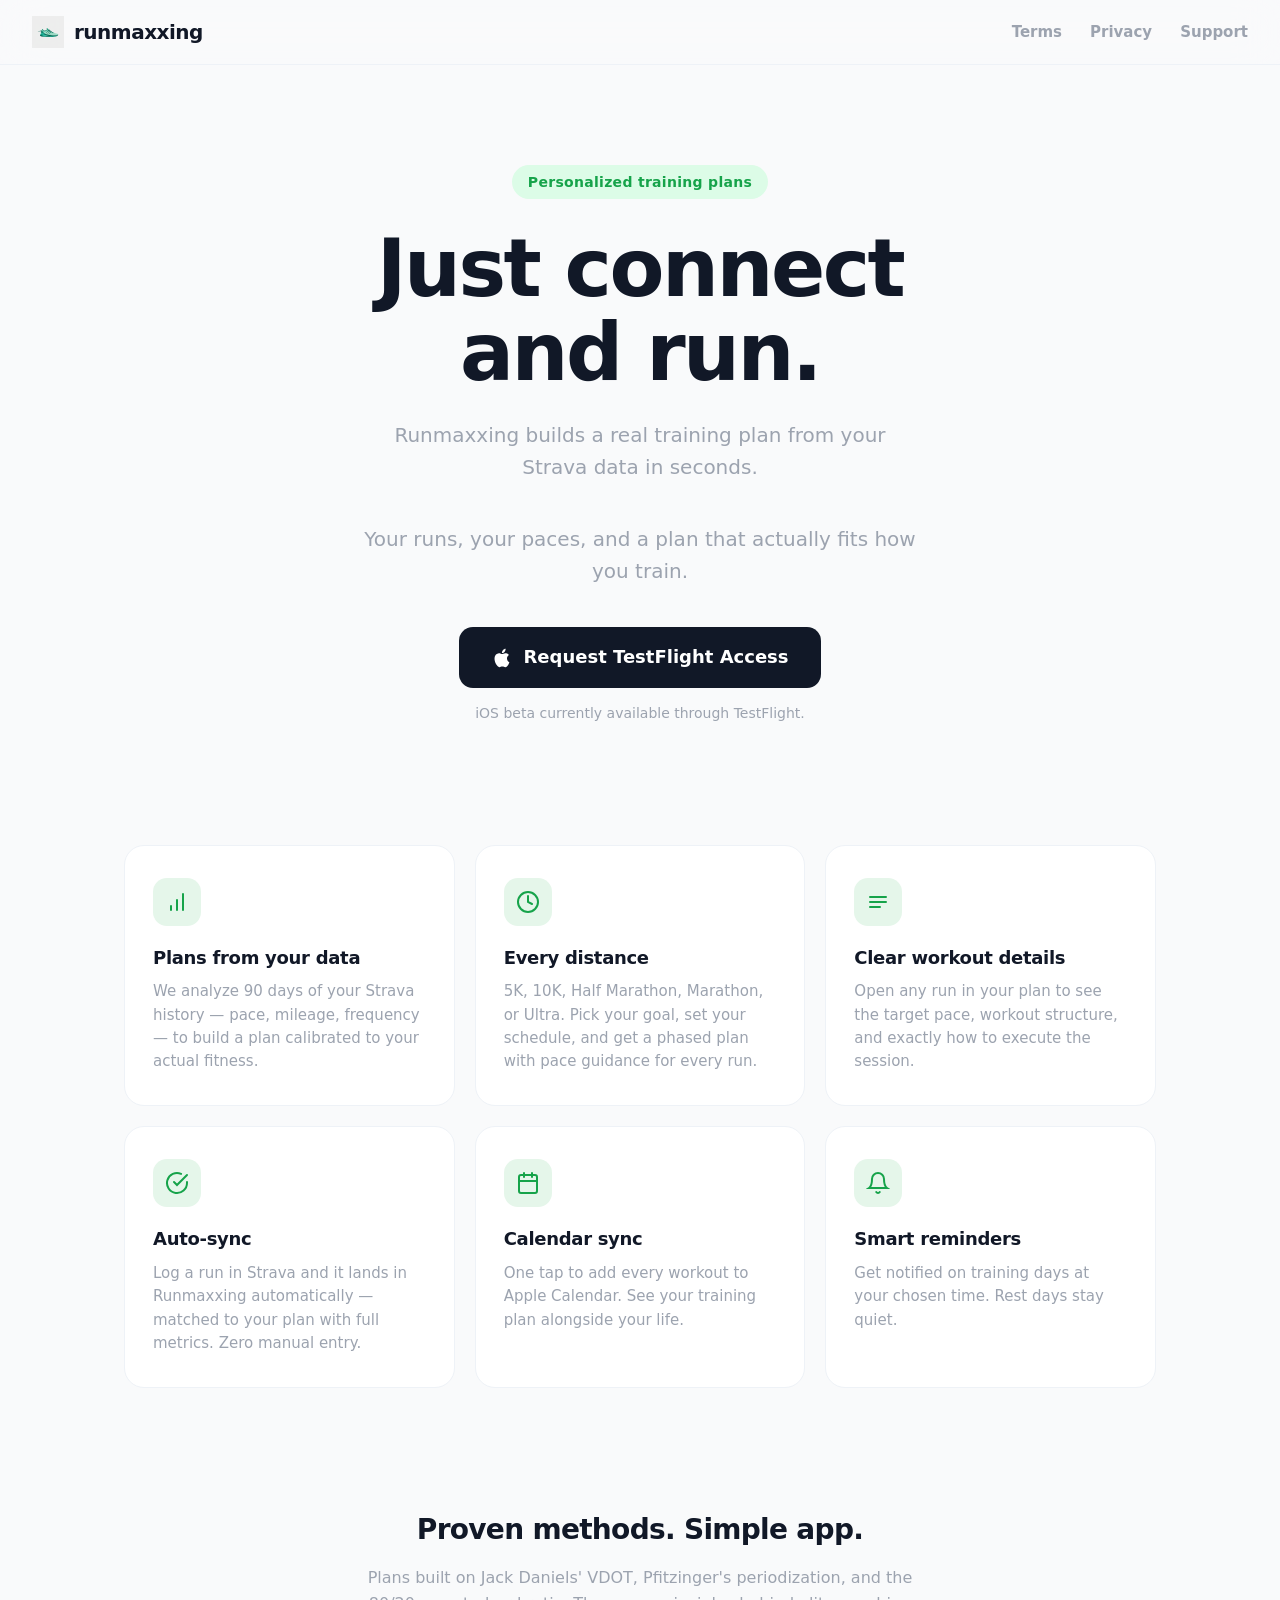
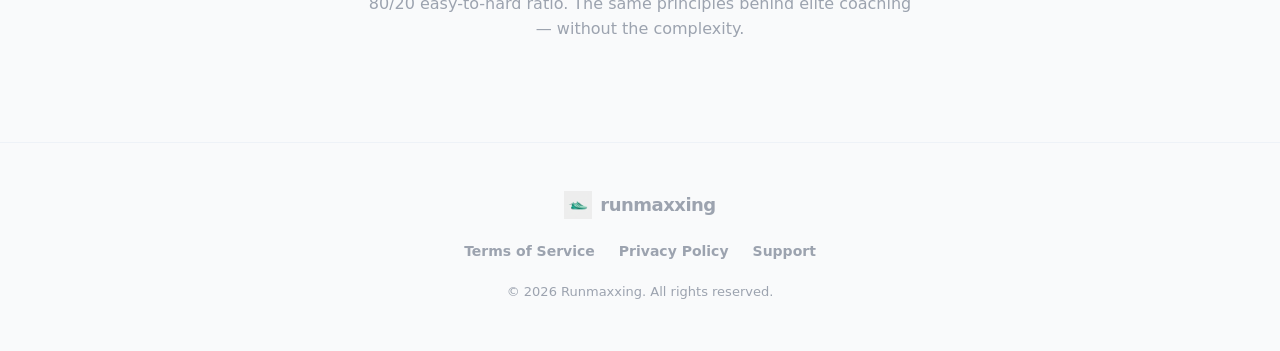
<file: index.html>
<!DOCTYPE html>
<html lang="en">
<head>
  <meta charset="utf-8">
  <meta name="viewport" content="width=device-width, initial-scale=1">
  <title>Runmaxxing - Just Connect and Run</title>
  <meta name="description" content="A running coach that skips the nonsense. Connect Strava, pick a distance, get a personalized training plan in seconds.">
  <meta property="og:title" content="Runmaxxing - Just Connect and Run">
  <meta property="og:description" content="Personalized running plans from your Strava data. Simple as that.">
  <meta property="og:type" content="website">
  <meta property="og:url" content="https://runmaxxing.xyz">
  <link rel="icon" type="image/png" href="logo.png">
  <link rel="stylesheet" href="style.css">
</head>
<body>
  <nav class="nav">
    <a href="/" class="nav-brand">
      <img class="nav-logo" src="logo.png" alt="Runmaxxing">
      <span>runmaxxing</span>
    </a>
    <div class="nav-links">
      <a href="/terms.html">Terms</a>
      <a href="/privacy.html">Privacy</a>
      <a href="/support.html">Support</a>
    </div>
  </nav>

  <main>
    <section class="hero">
      <div class="hero-badge">Personalized training plans</div>
      <h1>Just connect and run.</h1>
      <p class="hero-sub">
        Runmaxxing builds a real training plan from your Strava data in seconds.
      </p>
      <p class="hero-sub">
        Your runs, your paces, and a plan that actually fits how you train.
      </p>
      <a href="mailto:support@runmaxxing.xyz?subject=Runmaxxing%20TestFlight%20Access" class="cta-btn" id="app-store-btn">
        <svg class="apple-icon" viewBox="0 0 24 24" fill="currentColor"><path d="M18.71 19.5c-.83 1.24-1.71 2.45-3.05 2.47-1.34.03-1.77-.79-3.29-.79-1.53 0-2 .77-3.27.82-1.31.05-2.3-1.32-3.14-2.53C4.25 17 2.94 12.45 4.7 9.39c.87-1.52 2.43-2.48 4.12-2.51 1.28-.02 2.5.87 3.29.87.78 0 2.26-1.07 3.8-.91.65.03 2.47.26 3.64 1.98-.09.06-2.17 1.28-2.15 3.81.03 3.02 2.65 4.03 2.68 4.04-.03.07-.42 1.44-1.38 2.83M13 3.5c.73-.83 1.94-1.46 2.94-1.5.13 1.17-.34 2.35-1.04 3.19-.69.85-1.83 1.51-2.95 1.42-.15-1.15.41-2.35 1.05-3.11z"/></svg>
        Request TestFlight Access
      </a>
      <p class="cta-note">iOS beta currently available through TestFlight.</p>
    </section>

    <section class="features">
      <div class="features-grid">
        <div class="feature-card">
          <div class="feature-icon">
            <svg viewBox="0 0 24 24" fill="none" stroke="#16a34a" stroke-width="2" stroke-linecap="round"><path d="M12 20V10M18 20V4M6 20v-4"/></svg>
          </div>
          <h3>Plans from your data</h3>
          <p>We analyze 90 days of your Strava history &mdash; pace, mileage, frequency &mdash; to build a plan calibrated to your actual fitness.</p>
        </div>
        <div class="feature-card">
          <div class="feature-icon">
            <svg viewBox="0 0 24 24" fill="none" stroke="#16a34a" stroke-width="2" stroke-linecap="round"><circle cx="12" cy="12" r="10"/><path d="M12 6v6l4 2"/></svg>
          </div>
          <h3>Every distance</h3>
          <p>5K, 10K, Half Marathon, Marathon, or Ultra. Pick your goal, set your schedule, and get a phased plan with pace guidance for every run.</p>
        </div>
        <div class="feature-card">
          <div class="feature-icon">
            <svg viewBox="0 0 24 24" fill="none" stroke="#16a34a" stroke-width="2" stroke-linecap="round"><path d="M4 7h16M4 12h16M4 17h10"/></svg>
          </div>
          <h3>Clear workout details</h3>
          <p>Open any run in your plan to see the target pace, workout structure, and exactly how to execute the session.</p>
        </div>
        <div class="feature-card">
          <div class="feature-icon">
            <svg viewBox="0 0 24 24" fill="none" stroke="#16a34a" stroke-width="2" stroke-linecap="round"><path d="M22 11.08V12a10 10 0 11-5.93-9.14"/><polyline points="22 4 12 14.01 9 11.01"/></svg>
          </div>
          <h3>Auto-sync</h3>
          <p>Log a run in Strava and it lands in Runmaxxing automatically &mdash; matched to your plan with full metrics. Zero manual entry.</p>
        </div>
        <div class="feature-card">
          <div class="feature-icon">
            <svg viewBox="0 0 24 24" fill="none" stroke="#16a34a" stroke-width="2" stroke-linecap="round"><rect x="3" y="4" width="18" height="18" rx="2" ry="2"/><line x1="16" y1="2" x2="16" y2="6"/><line x1="8" y1="2" x2="8" y2="6"/><line x1="3" y1="10" x2="21" y2="10"/></svg>
          </div>
          <h3>Calendar sync</h3>
          <p>One tap to add every workout to Apple Calendar. See your training plan alongside your life.</p>
        </div>
        <div class="feature-card">
          <div class="feature-icon">
            <svg viewBox="0 0 24 24" fill="none" stroke="#16a34a" stroke-width="2" stroke-linecap="round"><path d="M18 8A6 6 0 006 8c0 7-3 9-3 9h18s-3-2-3-9M13.73 21a2 2 0 01-3.46 0"/></svg>
          </div>
          <h3>Smart reminders</h3>
          <p>Get notified on training days at your chosen time. Rest days stay quiet.</p>
        </div>
      </div>
    </section>

    <section class="method">
      <h2>Proven methods. Simple app.</h2>
      <p>Plans built on Jack Daniels' VDOT, Pfitzinger's periodization, and the 80/20 easy-to-hard ratio. The same principles behind elite coaching &mdash; without the complexity.</p>
    </section>
  </main>

  <footer class="footer">
    <div class="footer-inner">
      <div class="footer-brand">
        <img class="footer-logo" src="logo.png" alt="Runmaxxing">
        <span>runmaxxing</span>
      </div>
      <div class="footer-links">
        <a href="/terms.html">Terms of Service</a>
        <a href="/privacy.html">Privacy Policy</a>
        <a href="/support.html">Support</a>
      </div>
      <p class="footer-copy">&copy; 2026 Runmaxxing. All rights reserved.</p>
    </div>
  </footer>
</body>
</html>
</file>
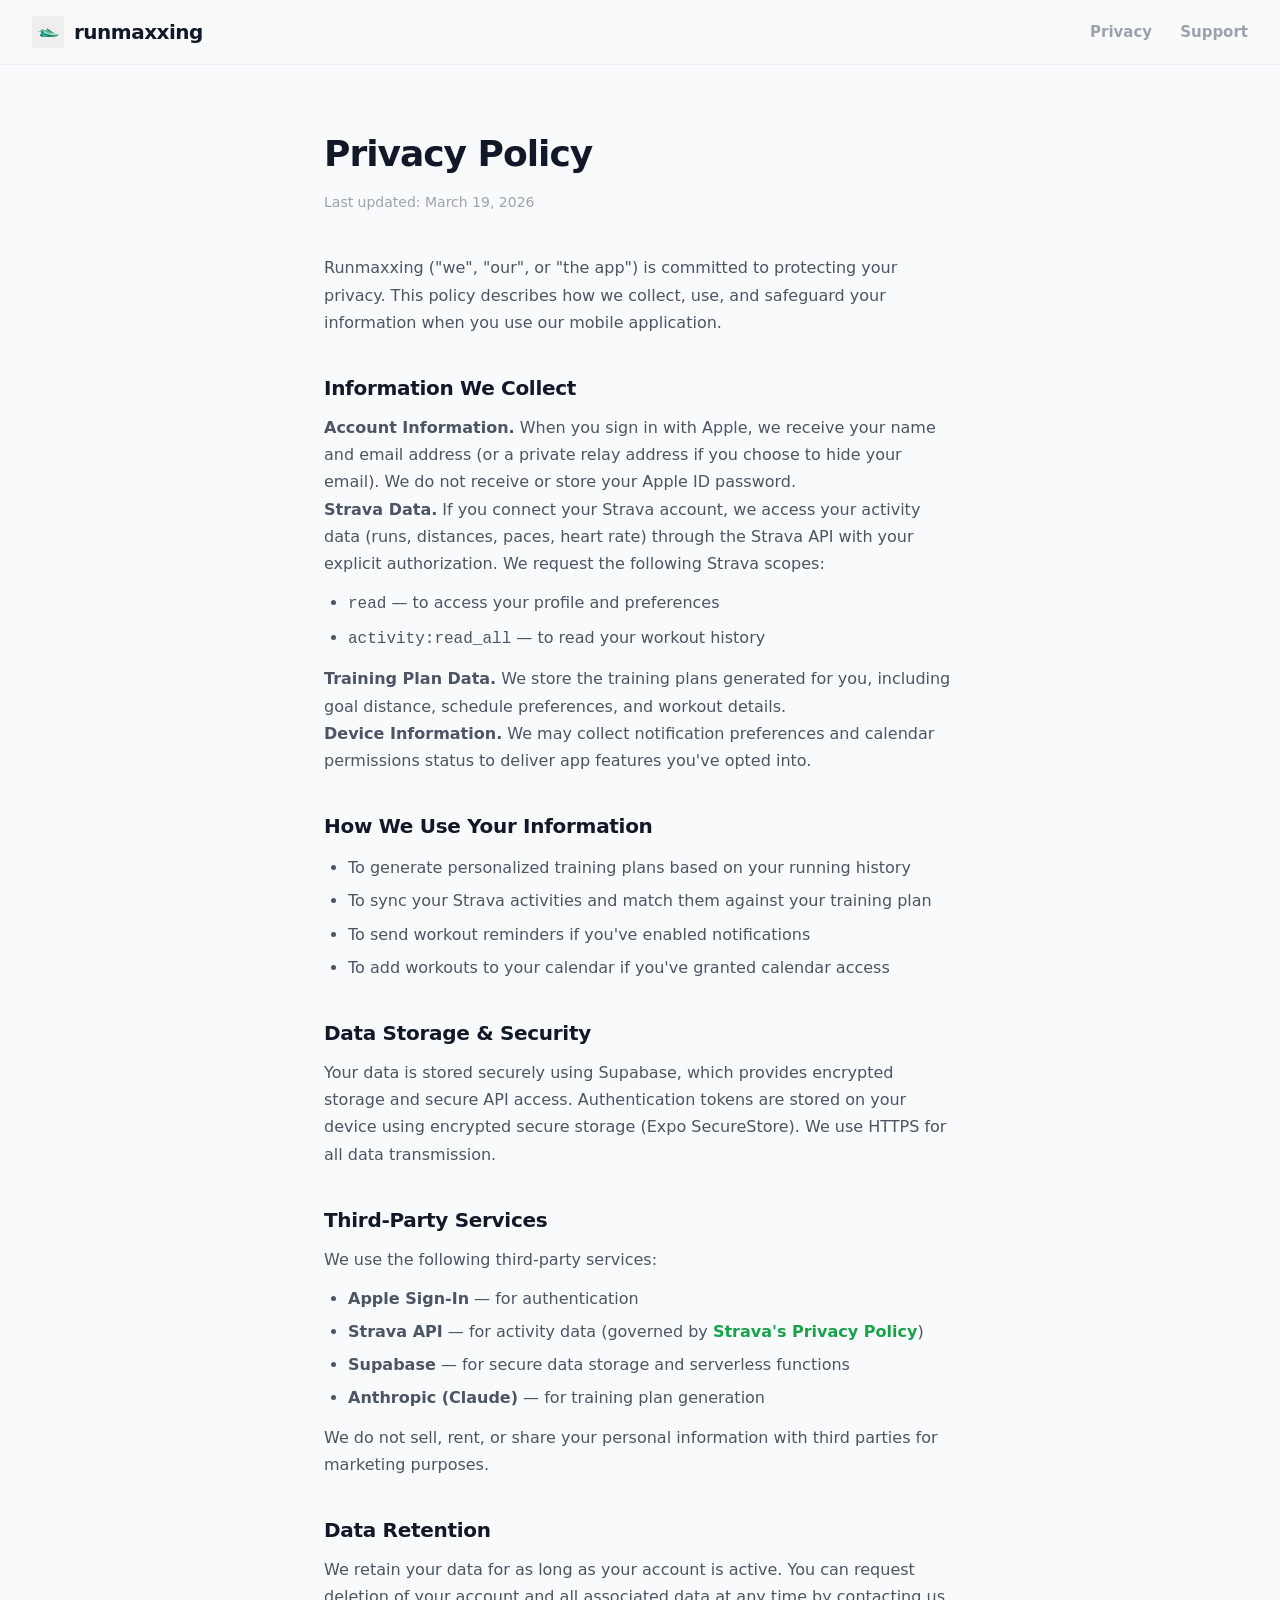
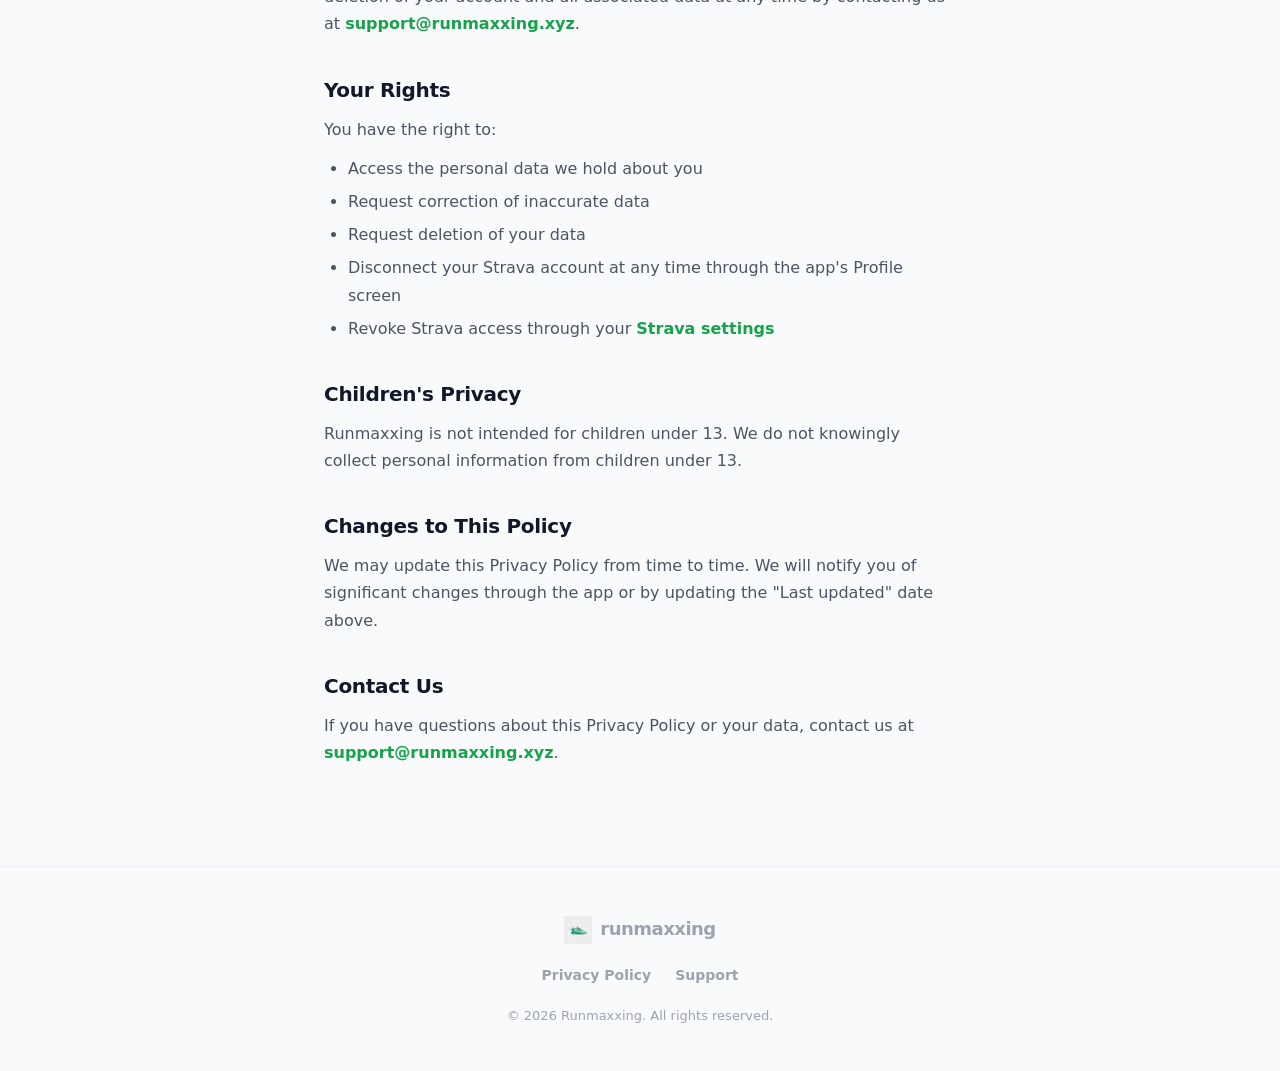
<file: privacy.html>
<!DOCTYPE html>
<html lang="en">
<head>
  <meta charset="utf-8">
  <meta name="viewport" content="width=device-width, initial-scale=1">
  <title>Privacy Policy - Runmaxxing</title>
  <link rel="icon" type="image/png" href="logo.png">
  <link rel="stylesheet" href="style.css">
</head>
<body>
  <nav class="nav">
    <a href="/" class="nav-brand">
      <img class="nav-logo" src="logo.png" alt="Runmaxxing">
      <span>runmaxxing</span>
    </a>
    <div class="nav-links">
      <a href="/privacy.html">Privacy</a>
      <a href="/support.html">Support</a>
    </div>
  </nav>

  <main class="legal">
    <h1>Privacy Policy</h1>
    <p class="updated">Last updated: March 19, 2026</p>

    <p>Runmaxxing ("we", "our", or "the app") is committed to protecting your privacy. This policy describes how we collect, use, and safeguard your information when you use our mobile application.</p>

    <h2>Information We Collect</h2>

    <p><strong>Account Information.</strong> When you sign in with Apple, we receive your name and email address (or a private relay address if you choose to hide your email). We do not receive or store your Apple ID password.</p>

    <p><strong>Strava Data.</strong> If you connect your Strava account, we access your activity data (runs, distances, paces, heart rate) through the Strava API with your explicit authorization. We request the following Strava scopes:</p>
    <ul>
      <li><code>read</code> &mdash; to access your profile and preferences</li>
      <li><code>activity:read_all</code> &mdash; to read your workout history</li>
    </ul>

    <p><strong>Training Plan Data.</strong> We store the training plans generated for you, including goal distance, schedule preferences, and workout details.</p>

    <p><strong>Device Information.</strong> We may collect notification preferences and calendar permissions status to deliver app features you've opted into.</p>

    <h2>How We Use Your Information</h2>
    <ul>
      <li>To generate personalized training plans based on your running history</li>
      <li>To sync your Strava activities and match them against your training plan</li>
      <li>To send workout reminders if you've enabled notifications</li>
      <li>To add workouts to your calendar if you've granted calendar access</li>
    </ul>

    <h2>Data Storage &amp; Security</h2>
    <p>Your data is stored securely using Supabase, which provides encrypted storage and secure API access. Authentication tokens are stored on your device using encrypted secure storage (Expo SecureStore). We use HTTPS for all data transmission.</p>

    <h2>Third-Party Services</h2>
    <p>We use the following third-party services:</p>
    <ul>
      <li><strong>Apple Sign-In</strong> &mdash; for authentication</li>
      <li><strong>Strava API</strong> &mdash; for activity data (governed by <a href="https://www.strava.com/legal/privacy" target="_blank" rel="noopener">Strava's Privacy Policy</a>)</li>
      <li><strong>Supabase</strong> &mdash; for secure data storage and serverless functions</li>
      <li><strong>Anthropic (Claude)</strong> &mdash; for training plan generation</li>
    </ul>
    <p>We do not sell, rent, or share your personal information with third parties for marketing purposes.</p>

    <h2>Data Retention</h2>
    <p>We retain your data for as long as your account is active. You can request deletion of your account and all associated data at any time by contacting us at <a href="mailto:support@runmaxxing.xyz">support@runmaxxing.xyz</a>.</p>

    <h2>Your Rights</h2>
    <p>You have the right to:</p>
    <ul>
      <li>Access the personal data we hold about you</li>
      <li>Request correction of inaccurate data</li>
      <li>Request deletion of your data</li>
      <li>Disconnect your Strava account at any time through the app's Profile screen</li>
      <li>Revoke Strava access through your <a href="https://www.strava.com/settings/apps" target="_blank" rel="noopener">Strava settings</a></li>
    </ul>

    <h2>Children's Privacy</h2>
    <p>Runmaxxing is not intended for children under 13. We do not knowingly collect personal information from children under 13.</p>

    <h2>Changes to This Policy</h2>
    <p>We may update this Privacy Policy from time to time. We will notify you of significant changes through the app or by updating the "Last updated" date above.</p>

    <h2>Contact Us</h2>
    <p>If you have questions about this Privacy Policy or your data, contact us at <a href="mailto:support@runmaxxing.xyz">support@runmaxxing.xyz</a>.</p>
  </main>

  <footer class="footer">
    <div class="footer-inner">
      <div class="footer-brand">
        <img class="footer-logo" src="logo.png" alt="Runmaxxing">
        <span>runmaxxing</span>
      </div>
      <div class="footer-links">
        <a href="/privacy.html">Privacy Policy</a>
        <a href="/support.html">Support</a>
      </div>
      <p class="footer-copy">&copy; 2026 Runmaxxing. All rights reserved.</p>
    </div>
  </footer>
</body>
</html>
</file>
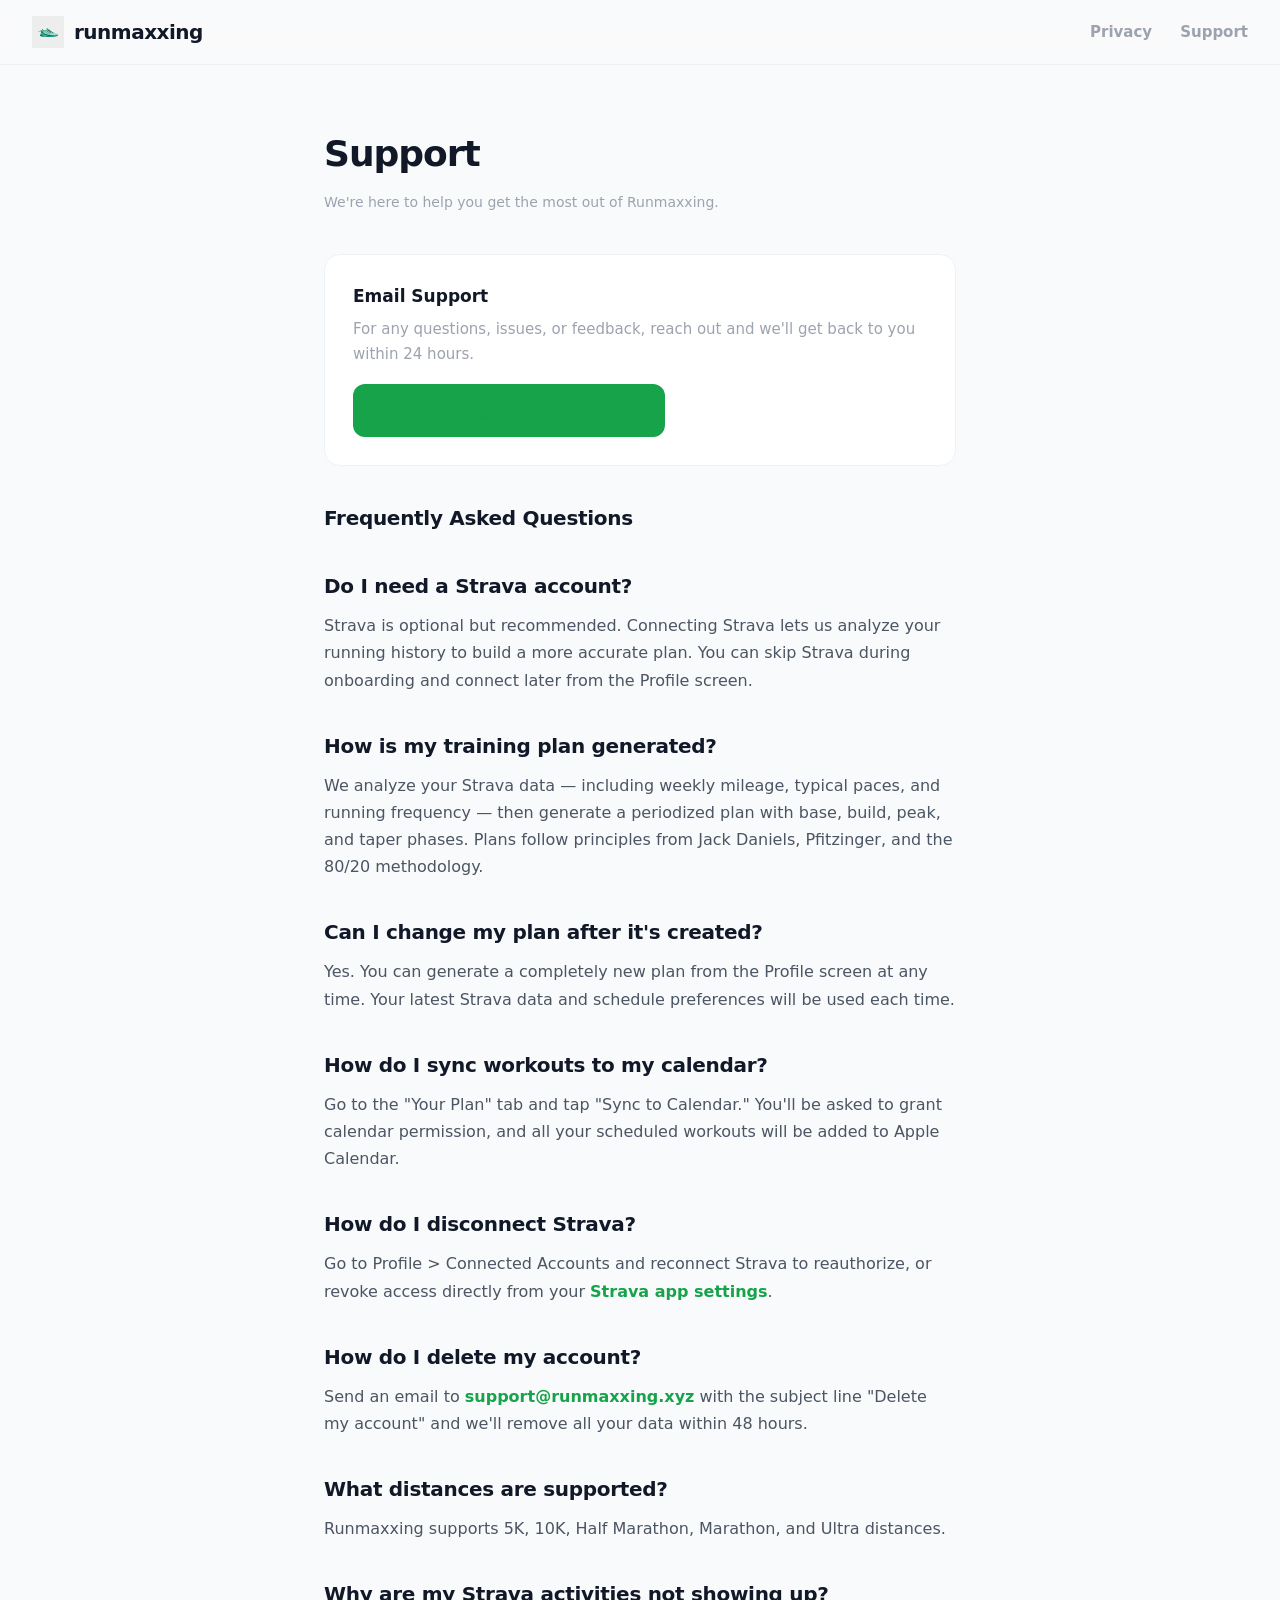
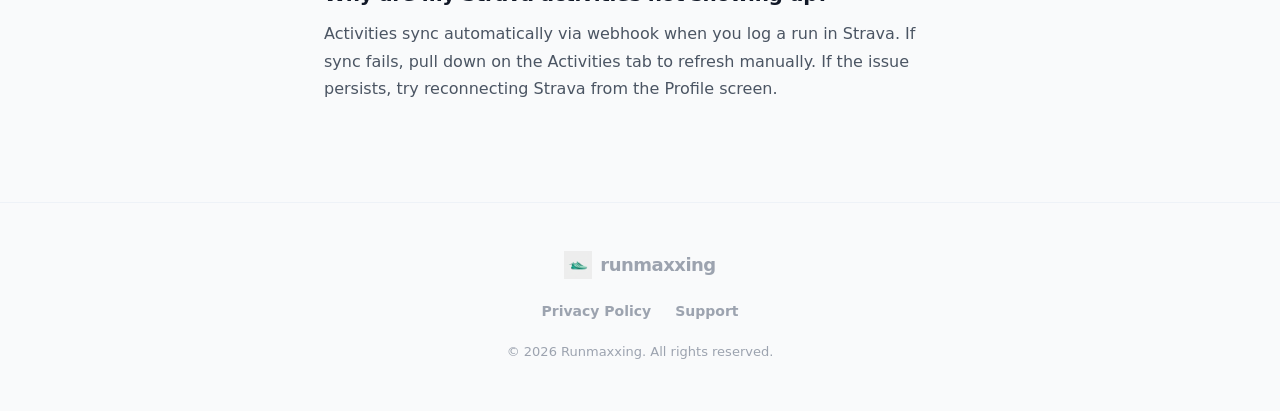
<file: support.html>
<!DOCTYPE html>
<html lang="en">
<head>
  <meta charset="utf-8">
  <meta name="viewport" content="width=device-width, initial-scale=1">
  <title>Support - Runmaxxing</title>
  <link rel="icon" type="image/png" href="logo.png">
  <link rel="stylesheet" href="style.css">
</head>
<body>
  <nav class="nav">
    <a href="/" class="nav-brand">
      <img class="nav-logo" src="logo.png" alt="Runmaxxing">
      <span>runmaxxing</span>
    </a>
    <div class="nav-links">
      <a href="/privacy.html">Privacy</a>
      <a href="/support.html">Support</a>
    </div>
  </nav>

  <main class="legal">
    <h1>Support</h1>
    <p class="updated">We're here to help you get the most out of Runmaxxing.</p>

    <div class="support-card">
      <h3>Email Support</h3>
      <p>For any questions, issues, or feedback, reach out and we'll get back to you within 24 hours.</p>
      <a href="mailto:support@runmaxxing.xyz" class="support-email">
        <svg width="18" height="18" viewBox="0 0 24 24" fill="none" stroke="currentColor" stroke-width="2" stroke-linecap="round"><path d="M4 4h16c1.1 0 2 .9 2 2v12c0 1.1-.9 2-2 2H4c-1.1 0-2-.9-2-2V6c0-1.1.9-2 2-2z"/><polyline points="22,6 12,13 2,6"/></svg>
        support@runmaxxing.xyz
      </a>
    </div>

    <h2>Frequently Asked Questions</h2>

    <h2>Do I need a Strava account?</h2>
    <p>Strava is optional but recommended. Connecting Strava lets us analyze your running history to build a more accurate plan. You can skip Strava during onboarding and connect later from the Profile screen.</p>

    <h2>How is my training plan generated?</h2>
    <p>We analyze your Strava data &mdash; including weekly mileage, typical paces, and running frequency &mdash; then generate a periodized plan with base, build, peak, and taper phases. Plans follow principles from Jack Daniels, Pfitzinger, and the 80/20 methodology.</p>

    <h2>Can I change my plan after it's created?</h2>
    <p>Yes. You can generate a completely new plan from the Profile screen at any time. Your latest Strava data and schedule preferences will be used each time.</p>

    <h2>How do I sync workouts to my calendar?</h2>
    <p>Go to the "Your Plan" tab and tap "Sync to Calendar." You'll be asked to grant calendar permission, and all your scheduled workouts will be added to Apple Calendar.</p>

    <h2>How do I disconnect Strava?</h2>
    <p>Go to Profile &gt; Connected Accounts and reconnect Strava to reauthorize, or revoke access directly from your <a href="https://www.strava.com/settings/apps" target="_blank" rel="noopener">Strava app settings</a>.</p>

    <h2>How do I delete my account?</h2>
    <p>Send an email to <a href="mailto:support@runmaxxing.xyz">support@runmaxxing.xyz</a> with the subject line "Delete my account" and we'll remove all your data within 48 hours.</p>

    <h2>What distances are supported?</h2>
    <p>Runmaxxing supports 5K, 10K, Half Marathon, Marathon, and Ultra distances.</p>

    <h2>Why are my Strava activities not showing up?</h2>
    <p>Activities sync automatically via webhook when you log a run in Strava. If sync fails, pull down on the Activities tab to refresh manually. If the issue persists, try reconnecting Strava from the Profile screen.</p>
  </main>

  <footer class="footer">
    <div class="footer-inner">
      <div class="footer-brand">
        <img class="footer-logo" src="logo.png" alt="Runmaxxing">
        <span>runmaxxing</span>
      </div>
      <div class="footer-links">
        <a href="/privacy.html">Privacy Policy</a>
        <a href="/support.html">Support</a>
      </div>
      <p class="footer-copy">&copy; 2026 Runmaxxing. All rights reserved.</p>
    </div>
  </footer>
</body>
</html>
</file>
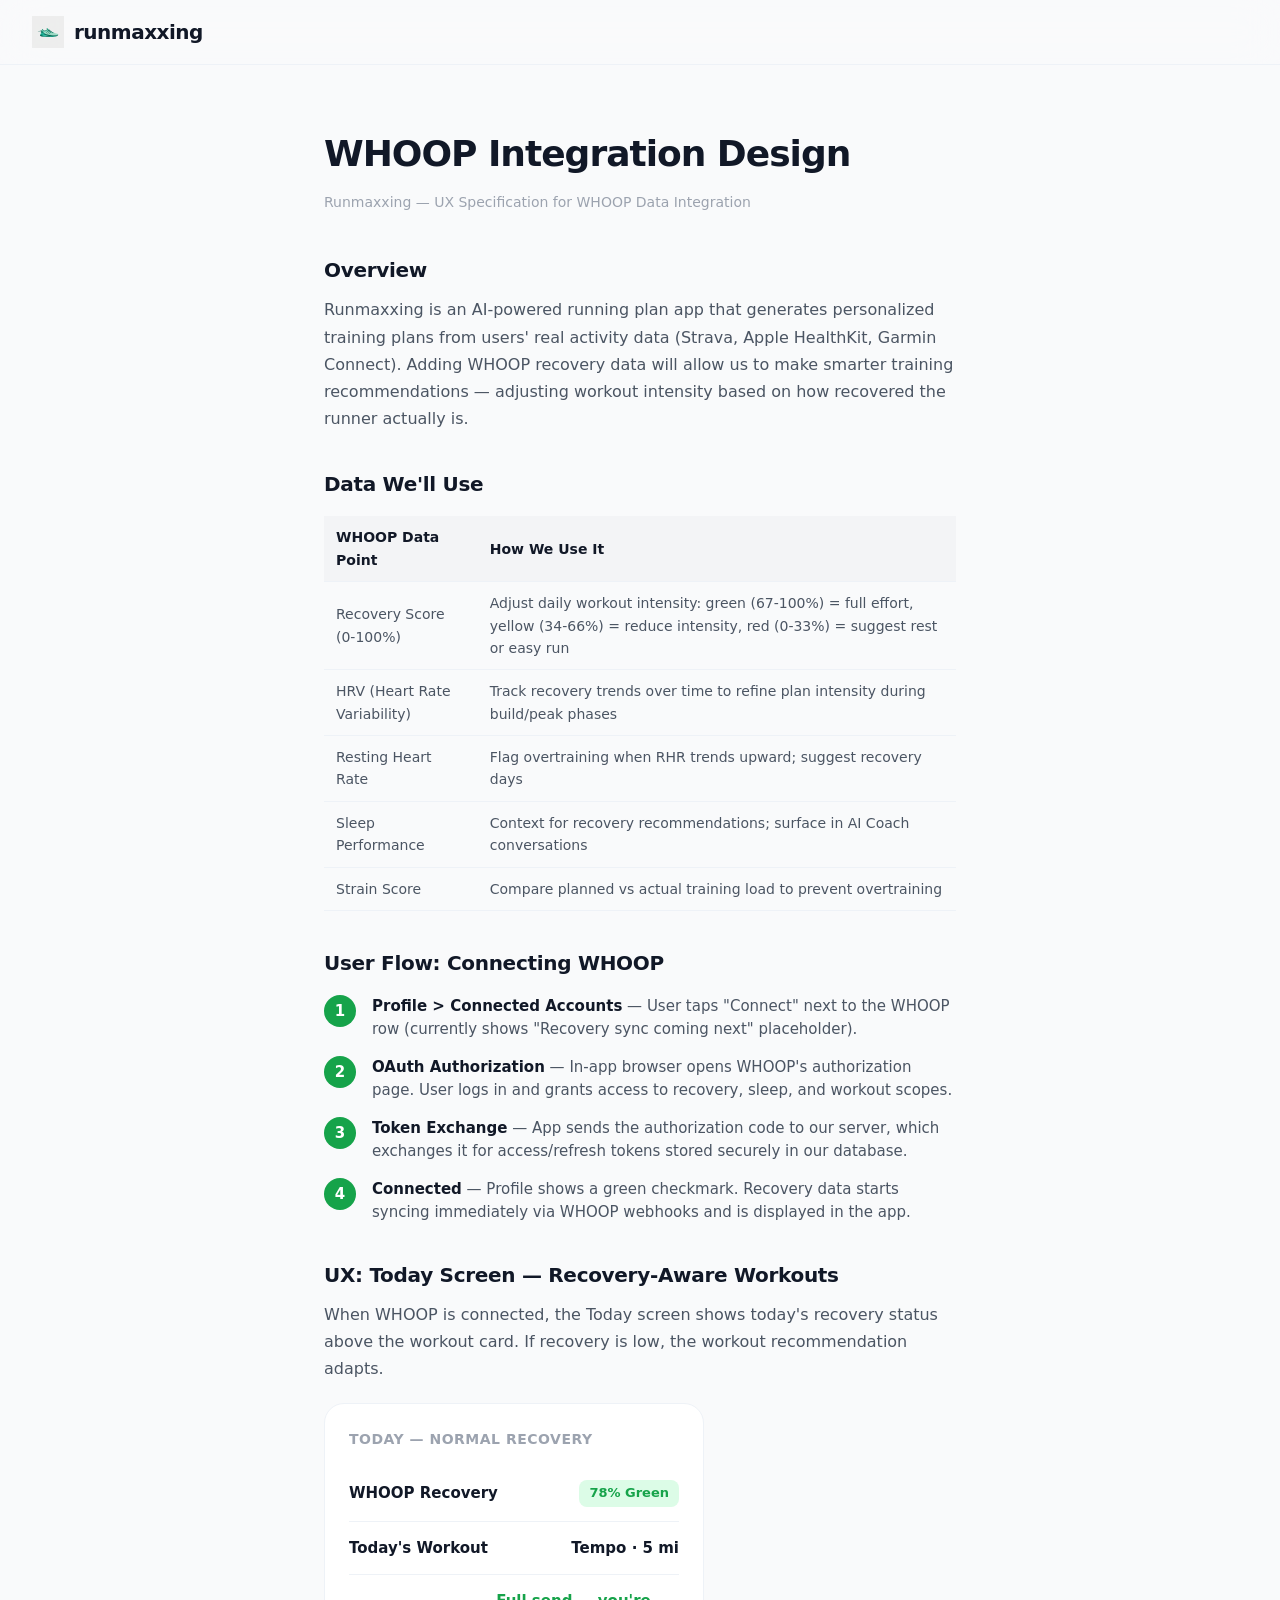
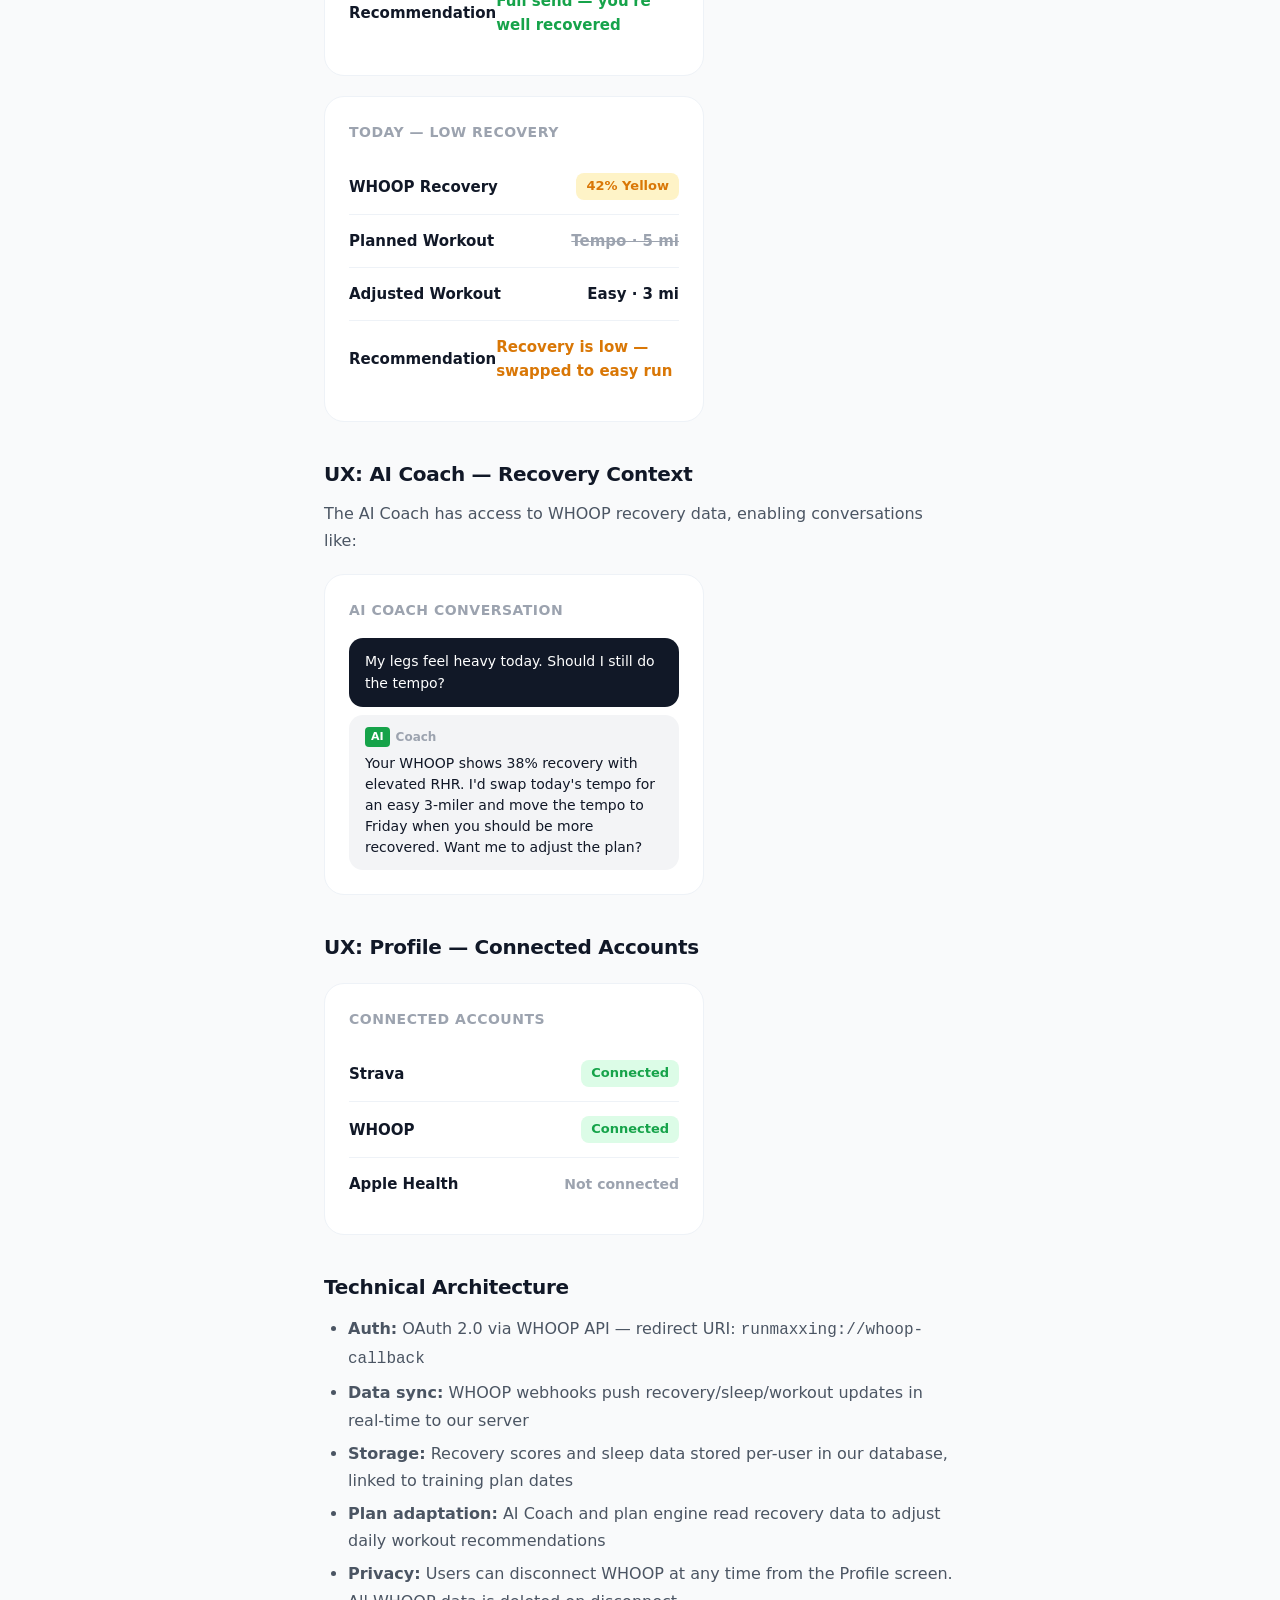
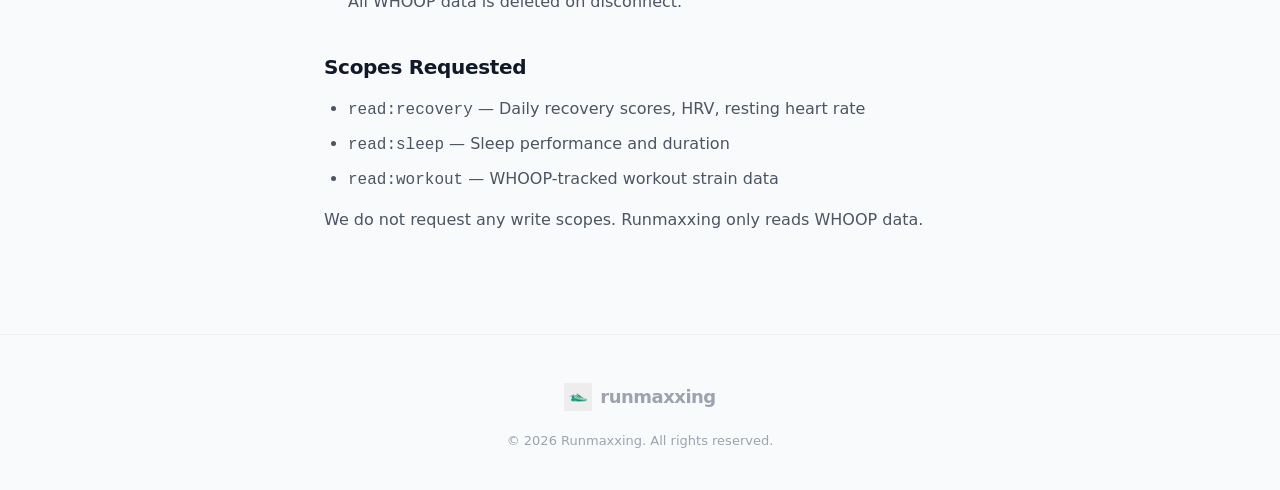
<file: whoop-integration.html>
<!DOCTYPE html>
<html lang="en">
<head>
  <meta charset="utf-8">
  <meta name="viewport" content="width=device-width, initial-scale=1">
  <title>WHOOP Integration Design - Runmaxxing</title>
  <link rel="icon" type="image/png" href="logo.png">
  <link rel="stylesheet" href="style.css">
  <style>
    .spec-section { margin-top: 36px; }
    .screen-mock {
      background: #ffffff;
      border: 1px solid var(--border);
      border-radius: 20px;
      padding: 24px;
      margin: 20px 0;
      max-width: 380px;
    }
    .screen-mock h4 {
      font-size: 14px;
      font-weight: 700;
      color: var(--text-secondary);
      text-transform: uppercase;
      letter-spacing: 0.5px;
      margin-bottom: 16px;
    }
    .mock-row {
      display: flex;
      justify-content: space-between;
      align-items: center;
      padding: 14px 0;
      border-bottom: 1px solid var(--border);
    }
    .mock-row:last-child { border-bottom: none; }
    .mock-label { font-size: 15px; font-weight: 600; color: var(--text); }
    .mock-value { font-size: 15px; font-weight: 700; }
    .mock-green { color: #16a34a; }
    .mock-yellow { color: #d97706; }
    .mock-red { color: #ef4444; }
    .mock-badge {
      display: inline-block;
      padding: 3px 10px;
      border-radius: 8px;
      font-size: 13px;
      font-weight: 700;
    }
    .badge-green { background: #dcfce7; color: #16a34a; }
    .badge-yellow { background: #fef3c7; color: #d97706; }
    .flow-step {
      display: flex;
      gap: 16px;
      margin: 16px 0;
    }
    .flow-num {
      width: 32px;
      height: 32px;
      background: #16a34a;
      color: white;
      border-radius: 50%;
      display: flex;
      align-items: center;
      justify-content: center;
      font-size: 15px;
      font-weight: 800;
      flex-shrink: 0;
    }
    .flow-text { font-size: 15px; line-height: 1.5; color: #4b5563; }
    .flow-text strong { color: var(--text); }
    .data-table {
      width: 100%;
      border-collapse: collapse;
      margin: 16px 0;
    }
    .data-table th, .data-table td {
      text-align: left;
      padding: 10px 12px;
      border-bottom: 1px solid var(--border);
      font-size: 14px;
    }
    .data-table th {
      font-weight: 700;
      color: var(--text);
      background: #f3f4f6;
    }
    .data-table td { color: #4b5563; }
  </style>
</head>
<body>
  <nav class="nav">
    <a href="/" class="nav-brand">
      <img class="nav-logo" src="logo.png" alt="Runmaxxing">
      <span>runmaxxing</span>
    </a>
  </nav>

  <main class="legal">
    <h1>WHOOP Integration Design</h1>
    <p class="updated">Runmaxxing &mdash; UX Specification for WHOOP Data Integration</p>

    <h2>Overview</h2>
    <p>Runmaxxing is an AI-powered running plan app that generates personalized training plans from users' real activity data (Strava, Apple HealthKit, Garmin Connect). Adding WHOOP recovery data will allow us to make smarter training recommendations &mdash; adjusting workout intensity based on how recovered the runner actually is.</p>

    <div class="spec-section">
      <h2>Data We'll Use</h2>
      <table class="data-table">
        <thead>
          <tr><th>WHOOP Data Point</th><th>How We Use It</th></tr>
        </thead>
        <tbody>
          <tr><td>Recovery Score (0-100%)</td><td>Adjust daily workout intensity: green (67-100%) = full effort, yellow (34-66%) = reduce intensity, red (0-33%) = suggest rest or easy run</td></tr>
          <tr><td>HRV (Heart Rate Variability)</td><td>Track recovery trends over time to refine plan intensity during build/peak phases</td></tr>
          <tr><td>Resting Heart Rate</td><td>Flag overtraining when RHR trends upward; suggest recovery days</td></tr>
          <tr><td>Sleep Performance</td><td>Context for recovery recommendations; surface in AI Coach conversations</td></tr>
          <tr><td>Strain Score</td><td>Compare planned vs actual training load to prevent overtraining</td></tr>
        </tbody>
      </table>
    </div>

    <div class="spec-section">
      <h2>User Flow: Connecting WHOOP</h2>

      <div class="flow-step">
        <div class="flow-num">1</div>
        <div class="flow-text"><strong>Profile &gt; Connected Accounts</strong> &mdash; User taps "Connect" next to the WHOOP row (currently shows "Recovery sync coming next" placeholder).</div>
      </div>
      <div class="flow-step">
        <div class="flow-num">2</div>
        <div class="flow-text"><strong>OAuth Authorization</strong> &mdash; In-app browser opens WHOOP's authorization page. User logs in and grants access to recovery, sleep, and workout scopes.</div>
      </div>
      <div class="flow-step">
        <div class="flow-num">3</div>
        <div class="flow-text"><strong>Token Exchange</strong> &mdash; App sends the authorization code to our server, which exchanges it for access/refresh tokens stored securely in our database.</div>
      </div>
      <div class="flow-step">
        <div class="flow-num">4</div>
        <div class="flow-text"><strong>Connected</strong> &mdash; Profile shows a green checkmark. Recovery data starts syncing immediately via WHOOP webhooks and is displayed in the app.</div>
      </div>
    </div>

    <div class="spec-section">
      <h2>UX: Today Screen &mdash; Recovery-Aware Workouts</h2>
      <p>When WHOOP is connected, the Today screen shows today's recovery status above the workout card. If recovery is low, the workout recommendation adapts.</p>

      <div class="screen-mock">
        <h4>Today &mdash; Normal Recovery</h4>
        <div class="mock-row">
          <span class="mock-label">WHOOP Recovery</span>
          <span class="mock-badge badge-green">78% Green</span>
        </div>
        <div class="mock-row">
          <span class="mock-label">Today's Workout</span>
          <span class="mock-value">Tempo &middot; 5 mi</span>
        </div>
        <div class="mock-row">
          <span class="mock-label">Recommendation</span>
          <span class="mock-value mock-green">Full send &mdash; you're well recovered</span>
        </div>
      </div>

      <div class="screen-mock">
        <h4>Today &mdash; Low Recovery</h4>
        <div class="mock-row">
          <span class="mock-label">WHOOP Recovery</span>
          <span class="mock-badge badge-yellow">42% Yellow</span>
        </div>
        <div class="mock-row">
          <span class="mock-label">Planned Workout</span>
          <span class="mock-value" style="text-decoration: line-through; color: #9ca3af;">Tempo &middot; 5 mi</span>
        </div>
        <div class="mock-row">
          <span class="mock-label">Adjusted Workout</span>
          <span class="mock-value">Easy &middot; 3 mi</span>
        </div>
        <div class="mock-row">
          <span class="mock-label">Recommendation</span>
          <span class="mock-value mock-yellow">Recovery is low &mdash; swapped to easy run</span>
        </div>
      </div>
    </div>

    <div class="spec-section">
      <h2>UX: AI Coach &mdash; Recovery Context</h2>
      <p>The AI Coach has access to WHOOP recovery data, enabling conversations like:</p>
      <div class="screen-mock">
        <h4>AI Coach Conversation</h4>
        <div style="background: #111827; color: white; padding: 12px 16px; border-radius: 14px; margin-bottom: 8px; font-size: 14px;">
          My legs feel heavy today. Should I still do the tempo?
        </div>
        <div style="background: #f3f4f6; color: #111827; padding: 12px 16px; border-radius: 14px; font-size: 14px; line-height: 1.5;">
          <div style="display: flex; gap: 6px; align-items: center; margin-bottom: 6px;">
            <span style="background: #16a34a; color: white; font-size: 11px; font-weight: 800; padding: 2px 6px; border-radius: 4px;">AI</span>
            <span style="font-size: 12px; color: #9ca3af; font-weight: 600;">Coach</span>
          </div>
          Your WHOOP shows 38% recovery with elevated RHR. I'd swap today's tempo for an easy 3-miler and move the tempo to Friday when you should be more recovered. Want me to adjust the plan?
        </div>
      </div>
    </div>

    <div class="spec-section">
      <h2>UX: Profile &mdash; Connected Accounts</h2>
      <div class="screen-mock">
        <h4>Connected Accounts</h4>
        <div class="mock-row">
          <span class="mock-label">Strava</span>
          <span class="mock-badge badge-green">Connected</span>
        </div>
        <div class="mock-row">
          <span class="mock-label">WHOOP</span>
          <span class="mock-badge badge-green">Connected</span>
        </div>
        <div class="mock-row">
          <span class="mock-label">Apple Health</span>
          <span class="mock-value" style="color: #9ca3af; font-size: 14px;">Not connected</span>
        </div>
      </div>
    </div>

    <div class="spec-section">
      <h2>Technical Architecture</h2>
      <ul>
        <li><strong>Auth:</strong> OAuth 2.0 via WHOOP API &mdash; redirect URI: <code>runmaxxing://whoop-callback</code></li>
        <li><strong>Data sync:</strong> WHOOP webhooks push recovery/sleep/workout updates in real-time to our server</li>
        <li><strong>Storage:</strong> Recovery scores and sleep data stored per-user in our database, linked to training plan dates</li>
        <li><strong>Plan adaptation:</strong> AI Coach and plan engine read recovery data to adjust daily workout recommendations</li>
        <li><strong>Privacy:</strong> Users can disconnect WHOOP at any time from the Profile screen. All WHOOP data is deleted on disconnect.</li>
      </ul>
    </div>

    <div class="spec-section">
      <h2>Scopes Requested</h2>
      <ul>
        <li><code>read:recovery</code> &mdash; Daily recovery scores, HRV, resting heart rate</li>
        <li><code>read:sleep</code> &mdash; Sleep performance and duration</li>
        <li><code>read:workout</code> &mdash; WHOOP-tracked workout strain data</li>
      </ul>
      <p>We do not request any write scopes. Runmaxxing only reads WHOOP data.</p>
    </div>

  </main>

  <footer class="footer">
    <div class="footer-inner">
      <div class="footer-brand">
        <img class="footer-logo" src="logo.png" alt="Runmaxxing">
        <span>runmaxxing</span>
      </div>
      <p class="footer-copy">&copy; 2026 Runmaxxing. All rights reserved.</p>
    </div>
  </footer>
</body>
</html>
</file>
<file: style.css>
/* ---- Reset & Base ---- */
*, *::before, *::after { margin: 0; padding: 0; box-sizing: border-box; }

:root {
  --accent: #16a34a;
  --accent-soft: #dcfce7;
  --bg: #f9fafb;
  --card: #ffffff;
  --text: #111827;
  --text-secondary: #9ca3af;
  --border: #eef2f7;
  --ring-track: #e5f6ea;
}

html { scroll-behavior: smooth; }

body {
  font-family: -apple-system, 'SF Pro Display', 'SF Pro Text', system-ui, 'Helvetica Neue', sans-serif;
  background: var(--bg);
  color: var(--text);
  line-height: 1.6;
  -webkit-font-smoothing: antialiased;
}

a { color: inherit; text-decoration: none; }

/* ---- Nav ---- */
.nav {
  position: sticky;
  top: 0;
  z-index: 100;
  display: flex;
  justify-content: space-between;
  align-items: center;
  padding: 16px 32px;
  background: rgba(249, 250, 251, 0.85);
  backdrop-filter: blur(20px);
  -webkit-backdrop-filter: blur(20px);
  border-bottom: 1px solid var(--border);
}

.nav-brand {
  display: flex;
  align-items: center;
  gap: 10px;
  font-size: 20px;
  font-weight: 800;
  letter-spacing: -0.5px;
}

.nav-logo { width: 32px; height: 32px; object-fit: contain; }

.nav-links {
  display: flex;
  gap: 28px;
}

.nav-links a {
  font-size: 15px;
  font-weight: 600;
  color: var(--text-secondary);
  transition: color 0.15s;
}

.nav-links a:hover { color: var(--text); }

/* ---- Hero ---- */
.hero {
  text-align: center;
  padding: 100px 24px 80px;
  max-width: 720px;
  margin: 0 auto;
}

.hero-badge {
  display: inline-block;
  background: var(--accent-soft);
  color: var(--accent);
  font-size: 14px;
  font-weight: 700;
  padding: 6px 16px;
  border-radius: 100px;
  margin-bottom: 28px;
  letter-spacing: 0.3px;
}

.hero h1 {
  font-size: clamp(48px, 8vw, 80px);
  font-weight: 800;
  letter-spacing: -2.5px;
  line-height: 1.05;
  margin-bottom: 24px;
}

.hero-sub {
  font-size: 20px;
  line-height: 1.6;
  color: var(--text-secondary);
  font-weight: 500;
  max-width: 560px;
  margin: 0 auto 40px;
}

.cta-btn {
  display: inline-flex;
  align-items: center;
  gap: 10px;
  background: var(--text);
  color: white;
  font-size: 18px;
  font-weight: 700;
  padding: 16px 32px;
  border-radius: 14px;
  transition: transform 0.15s, box-shadow 0.15s;
}

.cta-btn:hover {
  transform: translateY(-2px);
  box-shadow: 0 8px 24px rgba(0, 0, 0, 0.15);
}

.apple-icon { width: 22px; height: 22px; }

.cta-note {
  margin-top: 14px;
  font-size: 14px;
  color: var(--text-secondary);
  font-weight: 500;
}

/* ---- Features ---- */
.features {
  max-width: 1080px;
  margin: 0 auto;
  padding: 40px 24px 80px;
}

.features-grid {
  display: grid;
  grid-template-columns: repeat(3, 1fr);
  gap: 20px;
}

.feature-card {
  background: var(--card);
  border-radius: 20px;
  padding: 32px 28px;
  border: 1px solid var(--border);
  transition: transform 0.2s, box-shadow 0.2s;
}

.feature-card:hover {
  transform: translateY(-4px);
  box-shadow: 0 12px 32px rgba(0, 0, 0, 0.06);
}

.feature-icon {
  width: 48px;
  height: 48px;
  background: var(--ring-track);
  border-radius: 14px;
  display: flex;
  align-items: center;
  justify-content: center;
  margin-bottom: 18px;
}

.feature-icon svg { width: 24px; height: 24px; }

.feature-card h3 {
  font-size: 18px;
  font-weight: 800;
  letter-spacing: -0.3px;
  margin-bottom: 8px;
}

.feature-card p {
  font-size: 15px;
  line-height: 1.55;
  color: var(--text-secondary);
  font-weight: 500;
}

/* ---- Method ---- */
.method {
  text-align: center;
  max-width: 600px;
  margin: 0 auto;
  padding: 40px 24px 100px;
}

.method h2 {
  font-size: 28px;
  font-weight: 800;
  letter-spacing: -0.7px;
  margin-bottom: 12px;
}

.method p {
  font-size: 16px;
  line-height: 1.6;
  color: var(--text-secondary);
  font-weight: 500;
}

/* ---- Footer ---- */
.footer {
  border-top: 1px solid var(--border);
  padding: 48px 24px;
}

.footer-inner {
  max-width: 1080px;
  margin: 0 auto;
  display: flex;
  flex-direction: column;
  align-items: center;
  gap: 20px;
}

.footer-brand {
  display: flex;
  align-items: center;
  gap: 8px;
  font-size: 18px;
  font-weight: 800;
  letter-spacing: -0.5px;
  color: var(--text-secondary);
}

.footer-logo {
  width: 28px;
  height: 28px;
  object-fit: contain;
}

.footer-links {
  display: flex;
  gap: 24px;
}

.footer-links a {
  font-size: 14px;
  font-weight: 600;
  color: var(--text-secondary);
  transition: color 0.15s;
}

.footer-links a:hover { color: var(--text); }

.footer-copy {
  font-size: 13px;
  color: var(--text-secondary);
}

/* ---- Legal pages ---- */
.legal {
  max-width: 680px;
  margin: 0 auto;
  padding: 60px 24px 100px;
}

.legal h1 {
  font-size: 36px;
  font-weight: 800;
  letter-spacing: -1px;
  margin-bottom: 8px;
}

.legal .updated {
  font-size: 14px;
  color: var(--text-secondary);
  font-weight: 500;
  margin-bottom: 40px;
}

.legal h2 {
  font-size: 20px;
  font-weight: 800;
  letter-spacing: -0.3px;
  margin-top: 36px;
  margin-bottom: 10px;
}

.legal p, .legal li {
  font-size: 16px;
  line-height: 1.7;
  color: #4b5563;
  font-weight: 450;
}

.legal ul {
  margin: 12px 0;
  padding-left: 24px;
}

.legal li { margin-bottom: 6px; }

.legal a {
  color: var(--accent);
  font-weight: 600;
}

.legal a:hover { text-decoration: underline; }

/* Support page extras */
.support-card {
  background: var(--card);
  border: 1px solid var(--border);
  border-radius: 16px;
  padding: 28px;
  margin: 24px 0;
}

.support-card h3 {
  font-size: 17px;
  font-weight: 800;
  margin-bottom: 6px;
}

.support-card p {
  font-size: 15px;
  color: var(--text-secondary);
}

.support-email {
  display: inline-flex;
  align-items: center;
  gap: 8px;
  background: var(--accent);
  color: white;
  font-size: 16px;
  font-weight: 700;
  padding: 14px 28px;
  border-radius: 12px;
  margin-top: 16px;
  transition: transform 0.15s;
}

.support-email:hover {
  transform: translateY(-2px);
  text-decoration: none;
}

/* ---- Responsive ---- */
@media (max-width: 768px) {
  .nav { padding: 14px 20px; }
  .hero { padding: 60px 20px 60px; }
  .features-grid {
    grid-template-columns: 1fr;
    gap: 14px;
  }
  .method { padding: 20px 20px 60px; }
}

@media (max-width: 480px) {
  .nav-links { gap: 16px; }
  .nav-links a { font-size: 14px; }
  .hero h1 { letter-spacing: -1.5px; }
  .hero-sub { font-size: 17px; }
  .cta-btn { font-size: 16px; padding: 14px 24px; }
}
</file>
